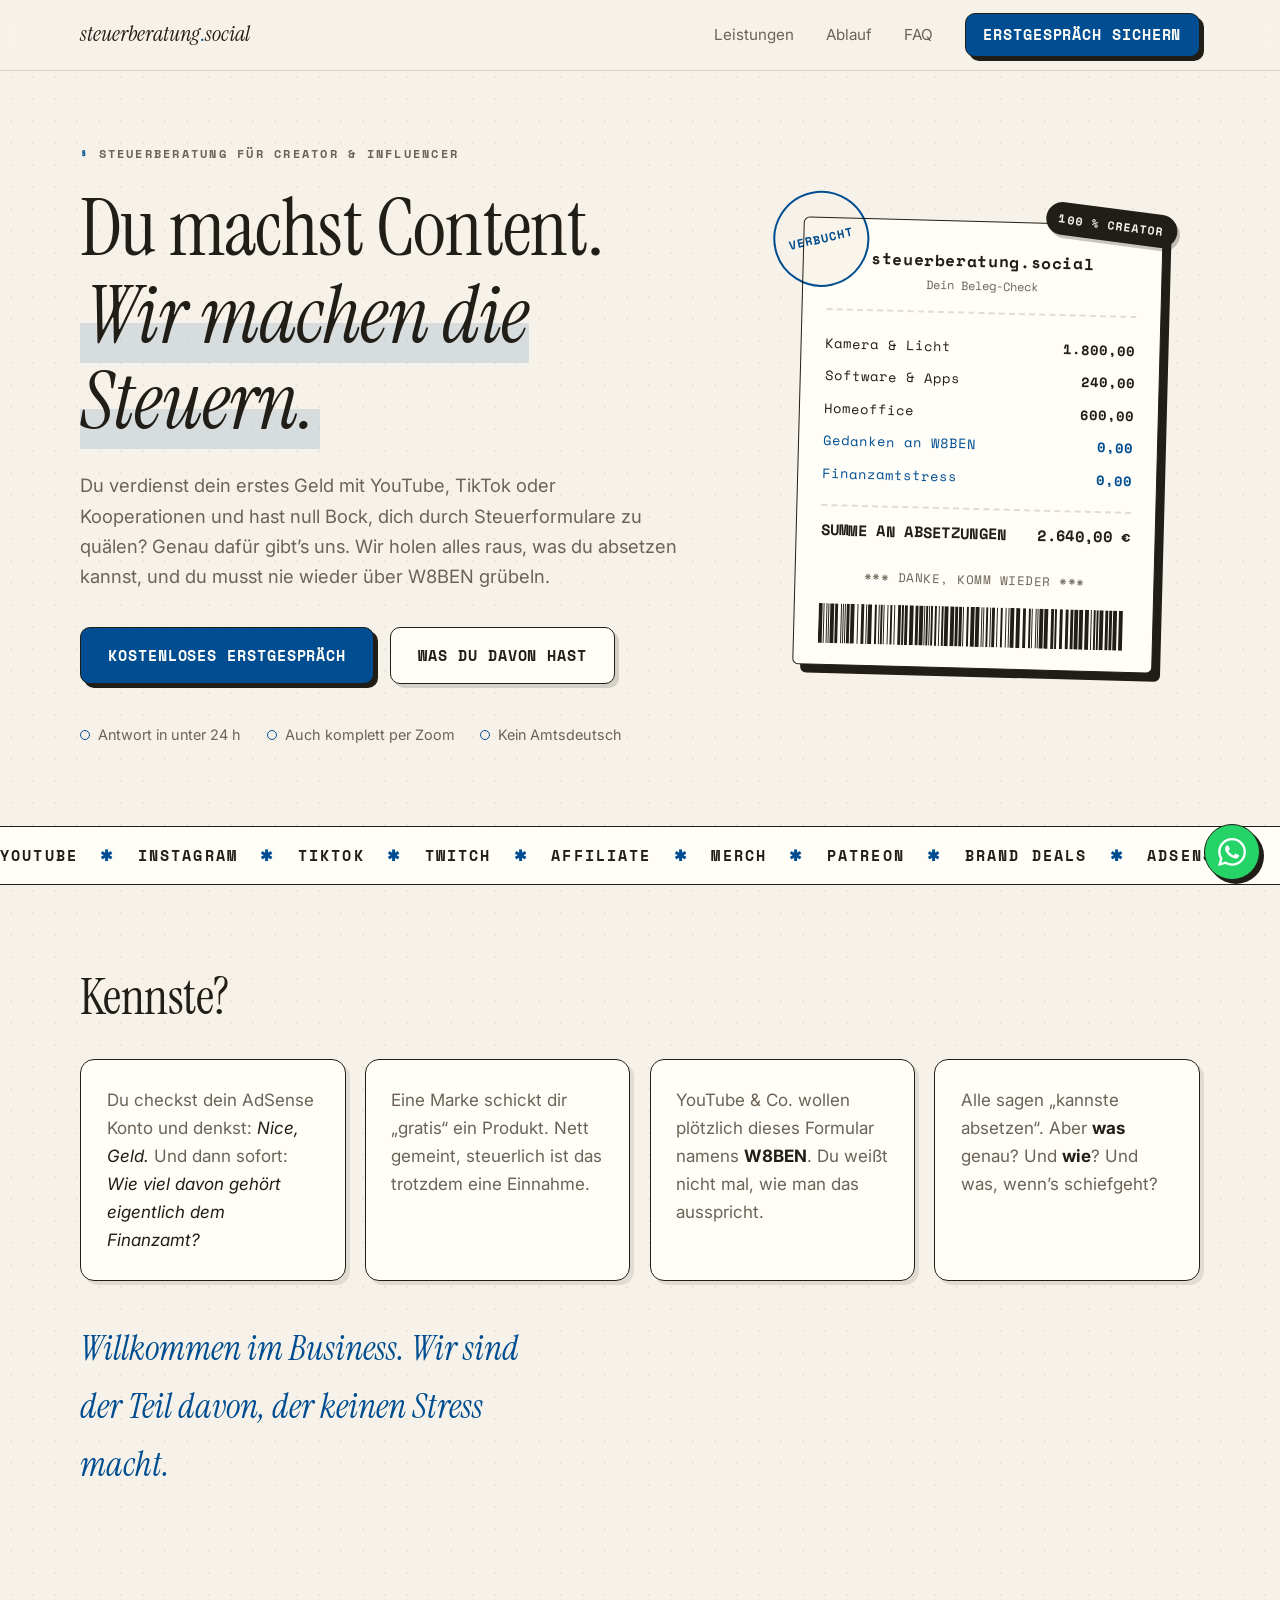
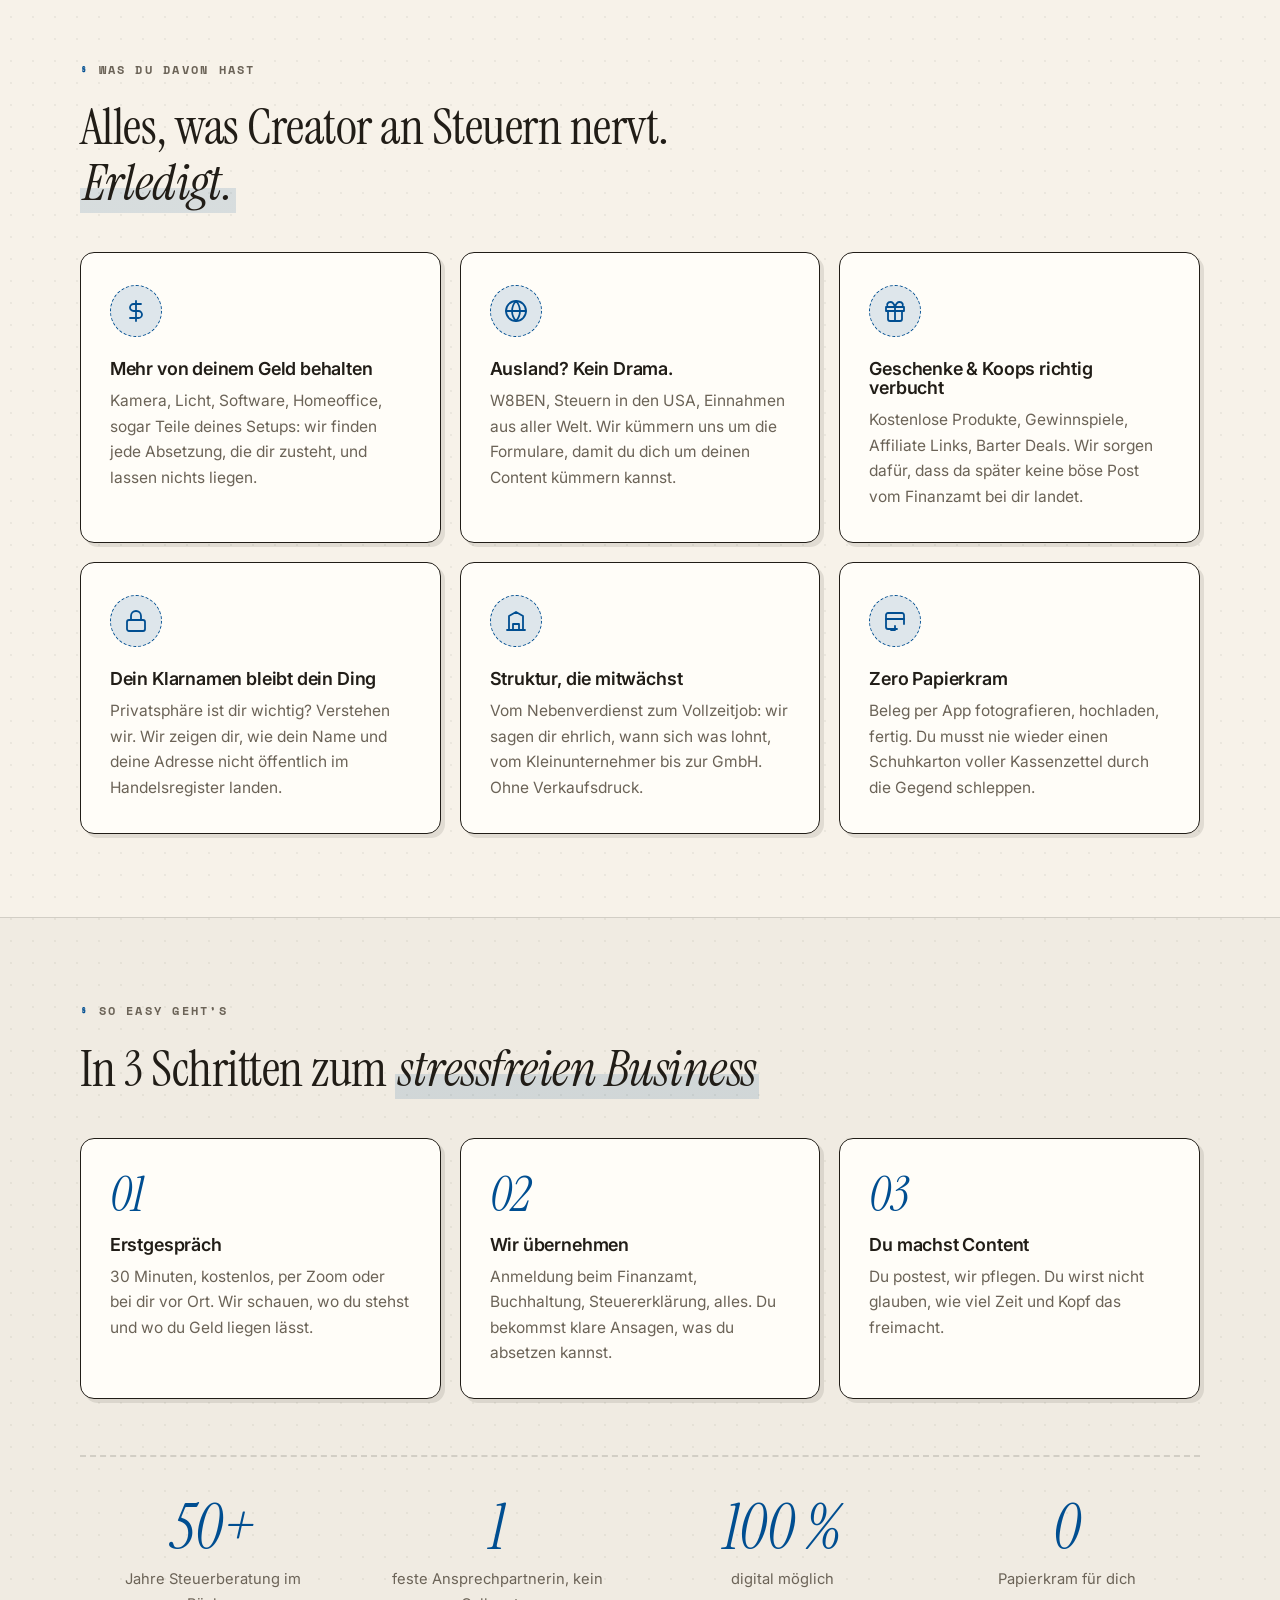
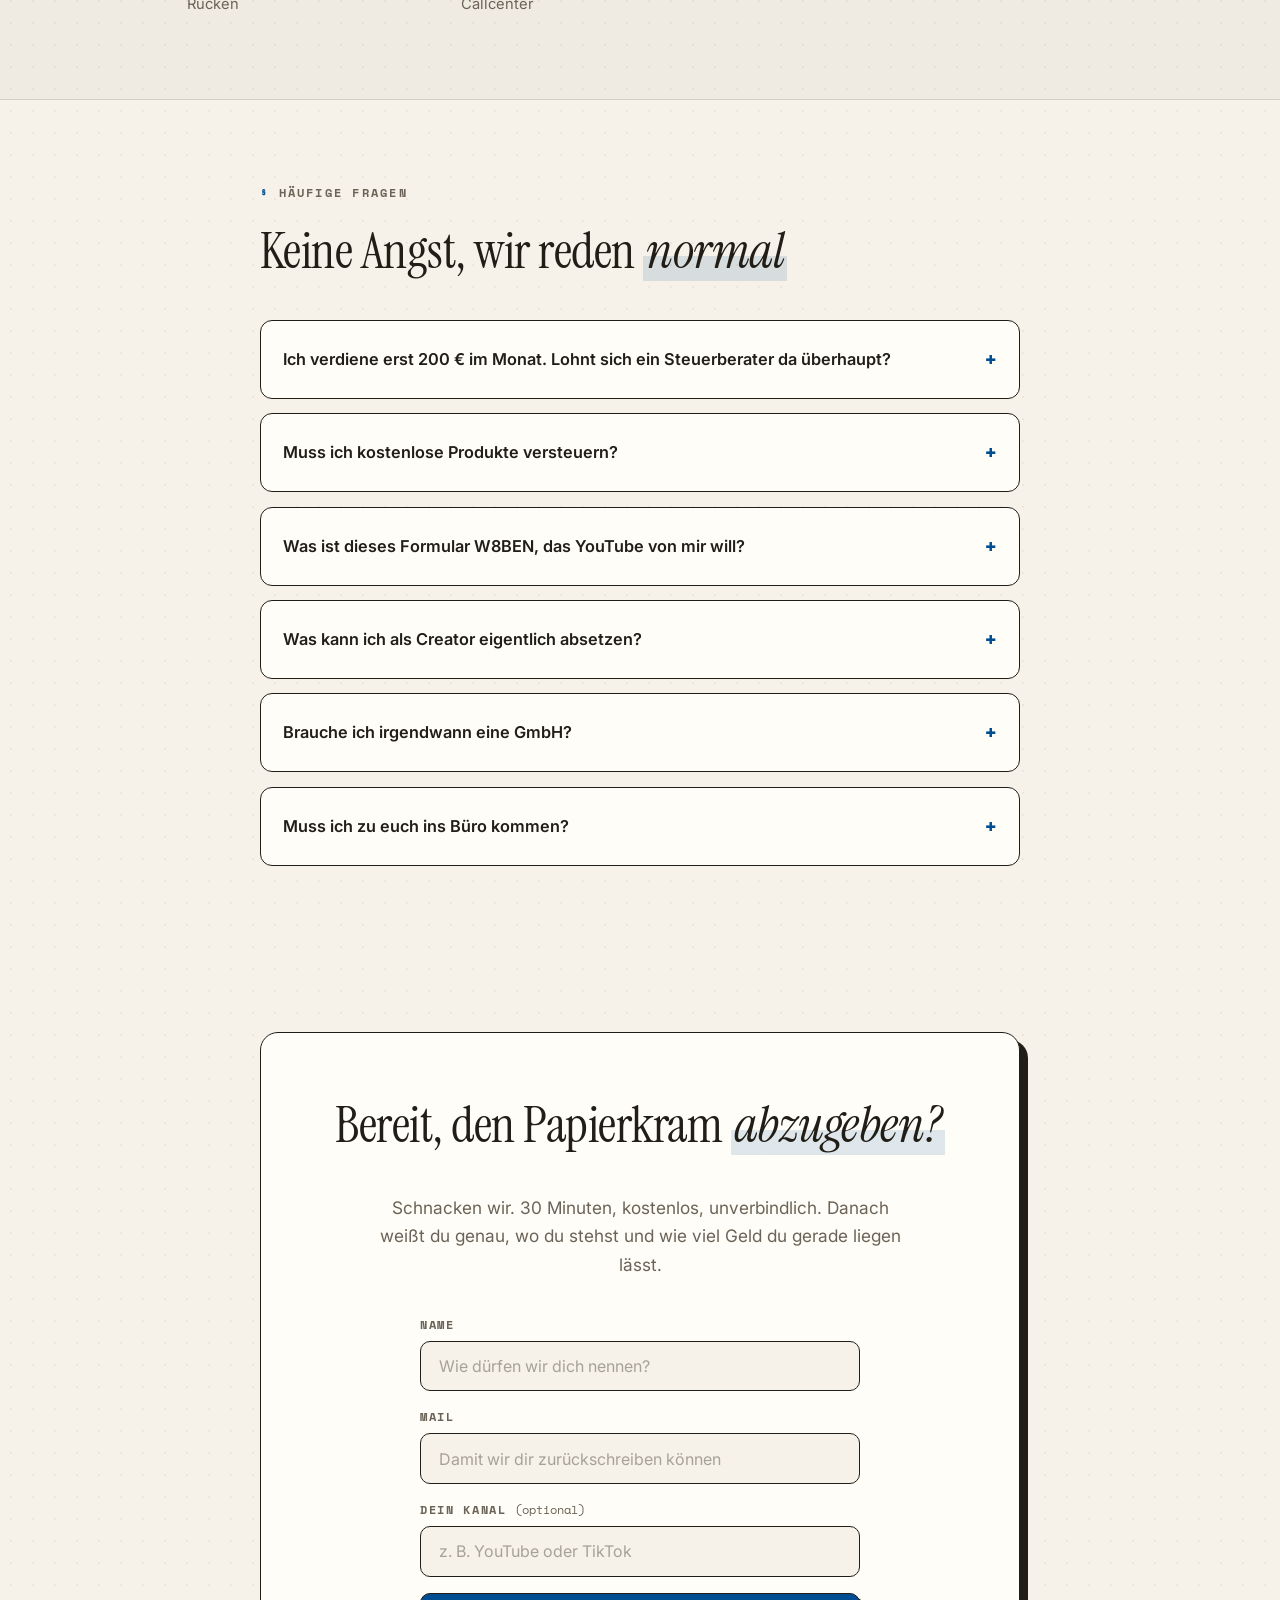
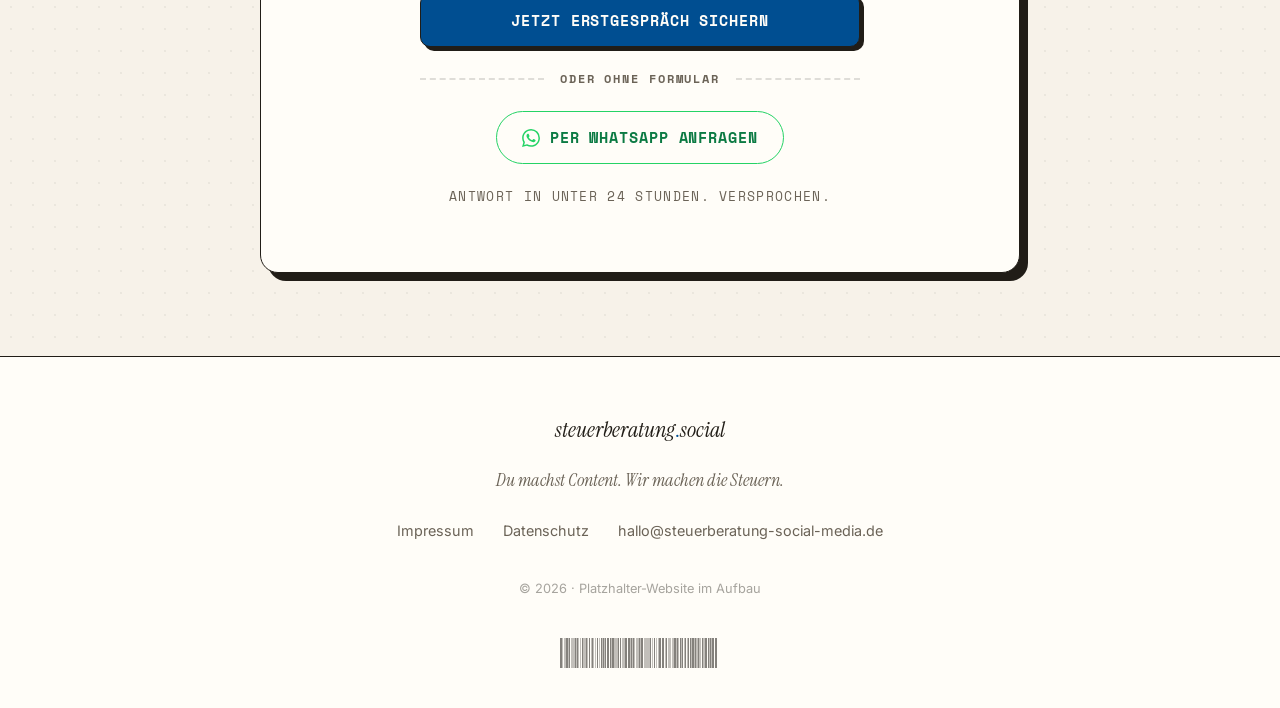
<file: index.html>
<!DOCTYPE html>
<html lang="de">
<head>
  <meta charset="UTF-8">
  <meta name="viewport" content="width=device-width, initial-scale=1.0">
  <title>Steuerberatung für Creator &amp; Influencer · steuerberatung.social</title>
  <meta name="description" content="Du machst Content, wir machen die Steuern. Steuerberatung für Influencer &amp; Creator: Absetzungen, W8BEN, Kooperationen, Geschenke. Digital und ohne Amtsdeutsch.">
  <link rel="icon" href="data:image/svg+xml,%3Csvg xmlns='http://www.w3.org/2000/svg' viewBox='0 0 64 64'%3E%3Crect width='64' height='64' rx='12' fill='%23004E91'/%3E%3Ctext x='32' y='43' font-family='Georgia,serif' font-style='italic' font-size='34' fill='%23F7F2E9' text-anchor='middle'%3Es.%3C/text%3E%3C/svg%3E">
  <link rel="preconnect" href="https://fonts.googleapis.com">
  <link rel="preconnect" href="https://fonts.gstatic.com" crossorigin>
  <link href="https://fonts.googleapis.com/css2?family=Instrument+Serif:ital@0;1&family=Inter:wght@400;500;600&family=Space+Mono:wght@400;700&display=swap" rel="stylesheet">
  <link rel="stylesheet" href="css/style.css">
</head>
<body>

  <!-- ============ NAV ============ -->
  <header class="nav" id="top">
    <div class="container nav__inner">
      <a class="nav__logo" href="#top">steuerberatung<span class="dot">.</span>social</a>
      <nav class="nav__links" id="navLinks">
        <a href="#leistungen">Leistungen</a>
        <a href="#ablauf">Ablauf</a>
        <a href="#faq">FAQ</a>
        <a href="#kontakt" class="btn btn--small btn--primary">Erstgespräch sichern</a>
      </nav>
      <button class="nav__burger" id="burger" aria-label="Menü öffnen" aria-expanded="false">
        <span></span><span></span><span></span>
      </button>
    </div>
  </header>

  <!-- ============ HERO ============ -->
  <section class="hero">
    <div class="container hero__grid">
      <div class="hero__text">
        <p class="eyebrow reveal">Steuerberatung für Creator &amp; Influencer</p>
        <h1 class="reveal" data-delay="1">Du machst Content.<br><em class="hl">Wir machen die Steuern.</em></h1>
        <p class="hero__sub reveal" data-delay="2">
          Du verdienst dein erstes Geld mit YouTube, TikTok oder Kooperationen und hast null Bock,
          dich durch Steuerformulare zu quälen? Genau dafür gibt’s uns. Wir holen alles raus, was du
          absetzen kannst, und du musst nie wieder über W8BEN grübeln.
        </p>
        <div class="hero__cta reveal" data-delay="3">
          <a href="#kontakt" class="btn btn--primary">Kostenloses Erstgespräch</a>
          <a href="#leistungen" class="btn btn--ghost">Was du davon hast</a>
        </div>
        <ul class="hero__trust reveal" data-delay="4">
          <li>Antwort in unter 24 h</li>
          <li>Auch komplett per Zoom</li>
          <li>Kein Amtsdeutsch</li>
        </ul>
      </div>

      <div class="hero__receipt reveal" data-delay="3">
        <div class="receipt">
          <div class="receipt__head">
            <strong>steuerberatung.social</strong>
            <span>Dein Beleg-Check</span>
          </div>
          <ul class="receipt__lines">
            <li><span>Kamera &amp; Licht</span><span>1.800,00</span></li>
            <li><span>Software &amp; Apps</span><span>240,00</span></li>
            <li><span>Homeoffice</span><span>600,00</span></li>
            <li class="is-free"><span>Gedanken an W8BEN</span><span>0,00</span></li>
            <li class="is-free"><span>Finanzamtstress</span><span>0,00</span></li>
          </ul>
          <div class="receipt__total">
            <span>SUMME AN ABSETZUNGEN</span>
            <span>2.640,00&nbsp;€</span>
          </div>
          <p class="receipt__thanks">*** DANKE, KOMM WIEDER ***</p>
          <svg class="barcode receipt__barcode" viewBox="0 0 320 64" preserveAspectRatio="none" aria-hidden="true"><path fill="currentColor" d="M0 0h4v64h-4zM5 0h1v64h-1zM8 0h1v64h-1zM10 0h1v64h-1zM12 0h4v64h-4zM17 0h3v64h-3zM23 0h1v64h-1zM25 0h1v64h-1zM27 0h1v64h-1zM29 0h3v64h-3zM33 0h4v64h-4zM40 0h1v64h-1zM44 0h3v64h-3zM49 0h1v64h-1zM51 0h4v64h-4zM58 0h2v64h-2zM62 0h1v64h-1zM64 0h2v64h-2zM67 0h1v64h-1zM71 0h1v64h-1zM74 0h2v64h-2zM78 0h1v64h-1zM82 0h3v64h-3zM86 0h2v64h-2zM89 0h3v64h-3zM94 0h4v64h-4zM100 0h3v64h-3zM104 0h4v64h-4zM109 0h1v64h-1zM111 0h2v64h-2zM114 0h1v64h-1zM116 0h2v64h-2zM120 0h2v64h-2zM124 0h1v64h-1zM127 0h2v64h-2zM130 0h4v64h-4zM136 0h4v64h-4zM141 0h3v64h-3zM145 0h3v64h-3zM149 0h1v64h-1zM153 0h2v64h-2zM157 0h4v64h-4zM162 0h4v64h-4zM168 0h1v64h-1zM170 0h1v64h-1zM173 0h2v64h-2zM177 0h1v64h-1zM179 0h3v64h-3zM184 0h1v64h-1zM188 0h2v64h-2zM193 0h1v64h-1zM196 0h1v64h-1zM198 0h4v64h-4zM204 0h4v64h-4zM211 0h3v64h-3zM217 0h2v64h-2zM220 0h1v64h-1zM224 0h1v64h-1zM226 0h1v64h-1zM228 0h4v64h-4zM233 0h4v64h-4zM240 0h3v64h-3zM244 0h2v64h-2zM249 0h3v64h-3zM255 0h3v64h-3zM260 0h3v64h-3zM264 0h4v64h-4zM269 0h4v64h-4zM275 0h4v64h-4zM281 0h1v64h-1zM284 0h2v64h-2zM287 0h2v64h-2zM290 0h4v64h-4zM296 0h3v64h-3zM300 0h3v64h-3zM304 0h4v64h-4zM310 0h4v64h-4z"/></svg>
        </div>
        <span class="receipt__stamp" aria-hidden="true">verbucht</span>
        <span class="sticker" aria-hidden="true">100&nbsp;% Creator</span>
      </div>
    </div>
  </section>

  <!-- ============ MARQUEE ============ -->
  <div class="marquee" aria-hidden="true">
    <div class="marquee__track">
      <div class="marquee__group">
        <span>YouTube</span><span>Instagram</span><span>TikTok</span><span>Twitch</span><span>Affiliate</span><span>Merch</span><span>Patreon</span><span>Brand Deals</span><span>AdSense</span><span>UGC</span>
      </div>
      <div class="marquee__group">
        <span>YouTube</span><span>Instagram</span><span>TikTok</span><span>Twitch</span><span>Affiliate</span><span>Merch</span><span>Patreon</span><span>Brand Deals</span><span>AdSense</span><span>UGC</span>
      </div>
    </div>
  </div>

  <!-- ============ PAIN ============ -->
  <section class="section pain">
    <div class="container">
      <h2 class="reveal">Kennste?</h2>
      <div class="pain__grid">
        <div class="pain__item reveal">
          <p>Du checkst dein AdSense Konto und denkst: <em>Nice, Geld.</em> Und dann sofort: <em>Wie viel davon gehört eigentlich dem Finanzamt?</em></p>
        </div>
        <div class="pain__item reveal" data-delay="1">
          <p>Eine Marke schickt dir „gratis“ ein Produkt. Nett gemeint, steuerlich ist das trotzdem eine Einnahme.</p>
        </div>
        <div class="pain__item reveal" data-delay="2">
          <p>YouTube &amp; Co. wollen plötzlich dieses Formular namens <strong>W8BEN</strong>. Du weißt nicht mal, wie man das ausspricht.</p>
        </div>
        <div class="pain__item reveal" data-delay="3">
          <p>Alle sagen „kannste absetzen“. Aber <strong>was</strong> genau? Und <strong>wie</strong>? Und was, wenn’s schiefgeht?</p>
        </div>
      </div>
      <p class="pain__punch reveal">Willkommen im Business. Wir sind der Teil davon, der keinen Stress macht.</p>
    </div>
  </section>

  <!-- ============ LEISTUNGEN ============ -->
  <section class="section" id="leistungen">
    <div class="container">
      <p class="eyebrow reveal">Was du davon hast</p>
      <h2 class="reveal">Alles, was Creator an Steuern nervt.<br><span class="grad">Erledigt.</span></h2>
      <div class="cards">
        <article class="card reveal">
          <div class="card__icon">
            <svg viewBox="0 0 24 24" fill="none" stroke="currentColor" stroke-width="1.8" stroke-linecap="round" stroke-linejoin="round"><path d="M12 2v20M17 5H9.5a3.5 3.5 0 0 0 0 7h5a3.5 3.5 0 0 1 0 7H6"/></svg>
          </div>
          <h3>Mehr von deinem Geld behalten</h3>
          <p>Kamera, Licht, Software, Homeoffice, sogar Teile deines Setups: wir finden jede Absetzung, die dir zusteht, und lassen nichts liegen.</p>
        </article>
        <article class="card reveal" data-delay="1">
          <div class="card__icon">
            <svg viewBox="0 0 24 24" fill="none" stroke="currentColor" stroke-width="1.8" stroke-linecap="round" stroke-linejoin="round"><circle cx="12" cy="12" r="10"/><path d="M2 12h20M12 2a15.3 15.3 0 0 1 4 10 15.3 15.3 0 0 1-4 10 15.3 15.3 0 0 1-4-10 15.3 15.3 0 0 1 4-10z"/></svg>
          </div>
          <h3>Ausland? Kein Drama.</h3>
          <p>W8BEN, Steuern in den USA, Einnahmen aus aller Welt. Wir kümmern uns um die Formulare, damit du dich um deinen Content kümmern kannst.</p>
        </article>
        <article class="card reveal" data-delay="2">
          <div class="card__icon">
            <svg viewBox="0 0 24 24" fill="none" stroke="currentColor" stroke-width="1.8" stroke-linecap="round" stroke-linejoin="round"><rect x="3" y="8" width="18" height="4"/><path d="M5 12v8a2 2 0 0 0 2 2h10a2 2 0 0 0 2-2v-8M12 8v13M12 8s-1.5-5-4.5-5S3 6 5 8h7zM12 8s1.5-5 4.5-5S21 6 19 8h-7z"/></svg>
          </div>
          <h3>Geschenke &amp; Koops richtig verbucht</h3>
          <p>Kostenlose Produkte, Gewinnspiele, Affiliate Links, Barter Deals. Wir sorgen dafür, dass da später keine böse Post vom Finanzamt bei dir landet.</p>
        </article>
        <article class="card reveal" data-delay="1">
          <div class="card__icon">
            <svg viewBox="0 0 24 24" fill="none" stroke="currentColor" stroke-width="1.8" stroke-linecap="round" stroke-linejoin="round"><rect x="3" y="11" width="18" height="11" rx="2"/><path d="M7 11V7a5 5 0 0 1 10 0v4"/></svg>
          </div>
          <h3>Dein Klarnamen bleibt dein Ding</h3>
          <p>Privatsphäre ist dir wichtig? Verstehen wir. Wir zeigen dir, wie dein Name und deine Adresse nicht öffentlich im Handelsregister landen.</p>
        </article>
        <article class="card reveal" data-delay="2">
          <div class="card__icon">
            <svg viewBox="0 0 24 24" fill="none" stroke="currentColor" stroke-width="1.8" stroke-linecap="round" stroke-linejoin="round"><path d="M3 21h18M5 21V7l7-4 7 4v14M9 21v-6h6v6"/></svg>
          </div>
          <h3>Struktur, die mitwächst</h3>
          <p>Vom Nebenverdienst zum Vollzeitjob: wir sagen dir ehrlich, wann sich was lohnt, vom Kleinunternehmer bis zur GmbH. Ohne Verkaufsdruck.</p>
        </article>
        <article class="card reveal" data-delay="3">
          <div class="card__icon">
            <svg viewBox="0 0 24 24" fill="none" stroke="currentColor" stroke-width="1.8" stroke-linecap="round" stroke-linejoin="round"><path d="M21 15V6a2 2 0 0 0-2-2H5a2 2 0 0 0-2 2v12a2 2 0 0 0 2 2h9"/><path d="M3 10h18M8 21h4M12 17v4"/></svg>
          </div>
          <h3>Zero Papierkram</h3>
          <p>Beleg per App fotografieren, hochladen, fertig. Du musst nie wieder einen Schuhkarton voller Kassenzettel durch die Gegend schleppen.</p>
        </article>
      </div>
    </div>
  </section>

  <!-- ============ ABLAUF ============ -->
  <section class="section section--alt" id="ablauf">
    <div class="container">
      <p class="eyebrow reveal">So easy geht’s</p>
      <h2 class="reveal">In 3 Schritten zum <span class="grad">stressfreien Business</span></h2>
      <div class="steps">
        <div class="step reveal">
          <span class="step__num">01</span>
          <h3>Erstgespräch</h3>
          <p>30 Minuten, kostenlos, per Zoom oder bei dir vor Ort. Wir schauen, wo du stehst und wo du Geld liegen lässt.</p>
        </div>
        <div class="step reveal" data-delay="1">
          <span class="step__num">02</span>
          <h3>Wir übernehmen</h3>
          <p>Anmeldung beim Finanzamt, Buchhaltung, Steuererklärung, alles. Du bekommst klare Ansagen, was du absetzen kannst.</p>
        </div>
        <div class="step reveal" data-delay="2">
          <span class="step__num">03</span>
          <h3>Du machst Content</h3>
          <p>Du postest, wir pflegen. Du wirst nicht glauben, wie viel Zeit und Kopf das freimacht.</p>
        </div>
      </div>
      <div class="stats reveal">
        <div class="stat"><span class="stat__num">50+</span><span class="stat__label">Jahre Steuerberatung im Rücken</span></div>
        <div class="stat"><span class="stat__num">1</span><span class="stat__label">feste Ansprechpartnerin, kein Callcenter</span></div>
        <div class="stat"><span class="stat__num">100&nbsp;%</span><span class="stat__label">digital möglich</span></div>
        <div class="stat"><span class="stat__num">0</span><span class="stat__label">Papierkram für dich</span></div>
      </div>
    </div>
  </section>

  <!-- ============ FAQ ============ -->
  <section class="section" id="faq">
    <div class="container container--narrow">
      <p class="eyebrow reveal">Häufige Fragen</p>
      <h2 class="reveal">Keine Angst, wir reden <span class="grad">normal</span></h2>
      <div class="faq">
        <details class="faq__item reveal">
          <summary>Ich verdiene erst 200&nbsp;€ im Monat. Lohnt sich ein Steuerberater da überhaupt?</summary>
          <div class="faq__answer"><p>Ehrlich? Wenn’s nur ums Geld geht: noch nicht zwingend. Aber genau JETZT legst du die Basis: was Einnahme ist, was du absetzt, wie du Belege sammelst. Die meisten zahlen später teuer für Fehler aus der Anfangszeit. Im kostenlosen Erstgespräch sagen wir dir, ob es sich für dich lohnt. Versprochen: kein Verkaufsdruck.</p></div>
        </details>
        <details class="faq__item reveal" data-delay="1">
          <summary>Muss ich kostenlose Produkte versteuern?</summary>
          <div class="faq__answer"><p>Kurze Antwort: Ja, oft. Was dir Marken schicken, ist steuerlich meist eine Einnahme, auch wenn kein Geld geflossen ist. Wie du das sauber verbuchst und welche Deals du so gestaltest, dass du drum herumkommst, ist genau unser Job.</p></div>
        </details>
        <details class="faq__item reveal" data-delay="2">
          <summary>Was ist dieses Formular W8BEN, das YouTube von mir will?</summary>
          <div class="faq__answer"><p>Ein Steuerformular aus den USA, damit dir dort nicht zu viel Steuern auf deine Einnahmen abgezogen werden. Klingt kompliziert, ist es auch, zumindest einmal. Danach erledigen wir das für dich. Du musst nie wieder dran denken.</p></div>
        </details>
        <details class="faq__item reveal" data-delay="3">
          <summary>Was kann ich als Creator eigentlich absetzen?</summary>
          <div class="faq__answer"><p>Mehr als du denkst: Kamera, Mikro, Licht, PC, Software, Handyvertrag, Homeoffice, Weiterbildungen, Fahrten zu Shootings, teils sogar Outfits und Reisen, wenn sie fürs Business sind. Wir sagen dir, was geht und legen es so an, dass es bei einer Prüfung standhält.</p></div>
        </details>
        <details class="faq__item reveal" data-delay="4">
          <summary>Brauche ich irgendwann eine GmbH?</summary>
          <div class="faq__answer"><p>Kommt drauf an. Ab einem bestimmten Gewinn spart eine GmbH richtig Steuern, davor ist sie nur teurer Verwaltungsaufwand. Wir rechnen das für dich durch und sagen dir ehrlich, wann der Zeitpunkt gekommen ist. Keine Panik, kein Overengineering.</p></div>
        </details>
        <details class="faq__item reveal" data-delay="5">
          <summary>Muss ich zu euch ins Büro kommen?</summary>
          <div class="faq__answer"><p>Nö. Alles läuft digital: Video Calls, App, Uploads. Wenn du persönlich reden willst, gerne, per Zoom oder bei einem Kaffee. Wie es dir am liebsten ist.</p></div>
        </details>
      </div>
    </div>
  </section>

  <!-- ============ CTA ============ -->
  <section class="section cta" id="kontakt">
    <div class="container container--narrow cta__inner">
      <h2 class="reveal">Bereit, den Papierkram <span class="grad">abzugeben?</span></h2>
      <p class="reveal" data-delay="1">Schnacken wir. 30 Minuten, kostenlos, unverbindlich. Danach weißt du genau, wo du stehst und wie viel Geld du gerade liegen lässt.</p>
      <form class="cta__form reveal" data-delay="2" action="#" method="post">
        <div class="field">
          <label for="f-name">Name</label>
          <input id="f-name" type="text" name="name" placeholder="Wie dürfen wir dich nennen?" required>
        </div>
        <div class="field">
          <label for="f-mail">Mail</label>
          <input id="f-mail" type="email" name="email" placeholder="Damit wir dir zurückschreiben können" required>
        </div>
        <div class="field">
          <label for="f-kanal">Dein Kanal <span>(optional)</span></label>
          <input id="f-kanal" type="text" name="kanal" placeholder="z. B. YouTube oder TikTok">
        </div>
        <button type="submit" class="btn btn--primary btn--full">Jetzt Erstgespräch sichern</button>
      </form>
      <div class="cta__divider reveal" data-delay="3"><span>oder ohne Formular</span></div>
      <!-- TODO: Platzhalter Nummer 4915112345678 durch echte Nummer ersetzen (international, ohne +, ohne Nullen vorne) -->
      <a class="btn btn--whatsapp reveal" data-delay="3" href="https://wa.me/4915112345678?text=Hi%2C%20ich%20w%C3%BCrde%20gerne%20ein%20kostenloses%20Erstgespr%C3%A4ch%20ausmachen.%20Es%20geht%20um%20Steuern%20f%C3%BCr%20meinen%20Kanal." target="_blank" rel="noopener">
        <svg viewBox="0 0 24 24" fill="currentColor" aria-hidden="true"><path d="M17.472 14.382c-.297-.149-1.758-.867-2.03-.967-.273-.099-.471-.148-.67.15-.197.297-.767.966-.94 1.164-.173.199-.347.223-.644.075-.297-.15-1.255-.463-2.39-1.475-.883-.788-1.48-1.761-1.653-2.059-.173-.297-.018-.458.13-.606.134-.133.298-.347.446-.52.149-.174.198-.298.298-.497.099-.198.05-.371-.025-.52-.075-.149-.669-1.612-.916-2.207-.242-.579-.487-.5-.669-.51-.173-.008-.371-.01-.57-.01-.198 0-.52.074-.792.372-.272.297-1.04 1.016-1.04 2.479 0 1.462 1.065 2.875 1.213 3.074.149.198 2.096 3.2 5.077 4.487.709.306 1.262.489 1.694.625.712.227 1.36.195 1.871.118.571-.085 1.758-.719 2.006-1.413.248-.694.248-1.289.173-1.413-.074-.124-.272-.198-.57-.347m-5.421 7.403h-.004a9.87 9.87 0 01-5.031-1.378l-.361-.214-3.741.982.998-3.648-.235-.374a9.86 9.86 0 01-1.51-5.26c.001-5.45 4.436-9.884 9.888-9.884 2.64 0 5.122 1.03 6.988 2.898a9.825 9.825 0 012.893 6.994c-.003 5.45-4.437 9.884-9.885 9.884m8.413-18.297A11.815 11.815 0 0012.05 0C5.495 0 .16 5.335.157 11.892c0 2.096.547 4.142 1.588 5.945L.057 24l6.305-1.654a11.882 11.882 0 005.683 1.448h.005c6.554 0 11.89-5.335 11.893-11.893a11.821 11.821 0 00-3.48-8.413"/></svg>
        Per WhatsApp anfragen
      </a>
      <p class="cta__micro reveal" data-delay="4">Antwort in unter 24 Stunden. Versprochen.</p>
    </div>
  </section>

  <!-- ============ FOOTER ============ -->
  <footer class="footer">
    <div class="container footer__inner">
      <a class="nav__logo" href="#top">steuerberatung<span class="dot">.</span>social</a>
      <p class="footer__tag">Du machst Content. Wir machen die Steuern.</p>
      <nav class="footer__links">
        <a href="impressum.html">Impressum</a>
        <a href="datenschutz.html">Datenschutz</a>
        <a href="mailto:hallo@steuerberatung-social-media.de">hallo@steuerberatung-social-media.de</a>
      </nav>
      <p class="footer__note">© 2026 · Platzhalter-Website im Aufbau</p>
      <svg class="barcode footer__barcode" viewBox="0 0 320 64" preserveAspectRatio="none" aria-hidden="true"><path fill="currentColor" d="M0 0h4v64h-4zM5 0h1v64h-1zM8 0h1v64h-1zM10 0h1v64h-1zM12 0h4v64h-4zM17 0h3v64h-3zM23 0h1v64h-1zM25 0h1v64h-1zM27 0h1v64h-1zM29 0h3v64h-3zM33 0h4v64h-4zM40 0h1v64h-1zM44 0h3v64h-3zM49 0h1v64h-1zM51 0h4v64h-4zM58 0h2v64h-2zM62 0h1v64h-1zM64 0h2v64h-2zM67 0h1v64h-1zM71 0h1v64h-1zM74 0h2v64h-2zM78 0h1v64h-1zM82 0h3v64h-3zM86 0h2v64h-2zM89 0h3v64h-3zM94 0h4v64h-4zM100 0h3v64h-3zM104 0h4v64h-4zM109 0h1v64h-1zM111 0h2v64h-2zM114 0h1v64h-1zM116 0h2v64h-2zM120 0h2v64h-2zM124 0h1v64h-1zM127 0h2v64h-2zM130 0h4v64h-4zM136 0h4v64h-4zM141 0h3v64h-3zM145 0h3v64h-3zM149 0h1v64h-1zM153 0h2v64h-2zM157 0h4v64h-4zM162 0h4v64h-4zM168 0h1v64h-1zM170 0h1v64h-1zM173 0h2v64h-2zM177 0h1v64h-1zM179 0h3v64h-3zM184 0h1v64h-1zM188 0h2v64h-2zM193 0h1v64h-1zM196 0h1v64h-1zM198 0h4v64h-4zM204 0h4v64h-4zM211 0h3v64h-3zM217 0h2v64h-2zM220 0h1v64h-1zM224 0h1v64h-1zM226 0h1v64h-1zM228 0h4v64h-4zM233 0h4v64h-4zM240 0h3v64h-3zM244 0h2v64h-2zM249 0h3v64h-3zM255 0h3v64h-3zM260 0h3v64h-3zM264 0h4v64h-4zM269 0h4v64h-4zM275 0h4v64h-4zM281 0h1v64h-1zM284 0h2v64h-2zM287 0h2v64h-2zM290 0h4v64h-4zM296 0h3v64h-3zM300 0h3v64h-3zM304 0h4v64h-4zM310 0h4v64h-4z"/></svg>
    </div>
  </footer>

  <!-- Floating WhatsApp Button -->
  <!-- TODO: hier ebenfalls echte Nummer eintragen -->
  <a class="wa-float" href="https://wa.me/4915112345678?text=Hi%2C%20ich%20w%C3%BCrde%20gerne%20ein%20kostenloses%20Erstgespr%C3%A4ch%20ausmachen.%20Es%20geht%20um%20Steuern%20f%C3%BCr%20meinen%20Kanal." target="_blank" rel="noopener" aria-label="Per WhatsApp schreiben">
    <svg viewBox="0 0 24 24" fill="currentColor" aria-hidden="true"><path d="M17.472 14.382c-.297-.149-1.758-.867-2.03-.967-.273-.099-.471-.148-.67.15-.197.297-.767.966-.94 1.164-.173.199-.347.223-.644.075-.297-.15-1.255-.463-2.39-1.475-.883-.788-1.48-1.761-1.653-2.059-.173-.297-.018-.458.13-.606.134-.133.298-.347.446-.52.149-.174.198-.298.298-.497.099-.198.05-.371-.025-.52-.075-.149-.669-1.612-.916-2.207-.242-.579-.487-.5-.669-.51-.173-.008-.371-.01-.57-.01-.198 0-.52.074-.792.372-.272.297-1.04 1.016-1.04 2.479 0 1.462 1.065 2.875 1.213 3.074.149.198 2.096 3.2 5.077 4.487.709.306 1.262.489 1.694.625.712.227 1.36.195 1.871.118.571-.085 1.758-.719 2.006-1.413.248-.694.248-1.289.173-1.413-.074-.124-.272-.198-.57-.347m-5.421 7.403h-.004a9.87 9.87 0 01-5.031-1.378l-.361-.214-3.741.982.998-3.648-.235-.374a9.86 9.86 0 01-1.51-5.26c.001-5.45 4.436-9.884 9.888-9.884 2.64 0 5.122 1.03 6.988 2.898a9.825 9.825 0 012.893 6.994c-.003 5.45-4.437 9.884-9.885 9.884m8.413-18.297A11.815 11.815 0 0012.05 0C5.495 0 .16 5.335.157 11.892c0 2.096.547 4.142 1.588 5.945L.057 24l6.305-1.654a11.882 11.882 0 005.683 1.448h.005c6.554 0 11.89-5.335 11.893-11.893a11.821 11.821 0 00-3.48-8.413"/></svg>
  </a>

  <script src="js/main.js"></script>
</body>
</html>
</file>
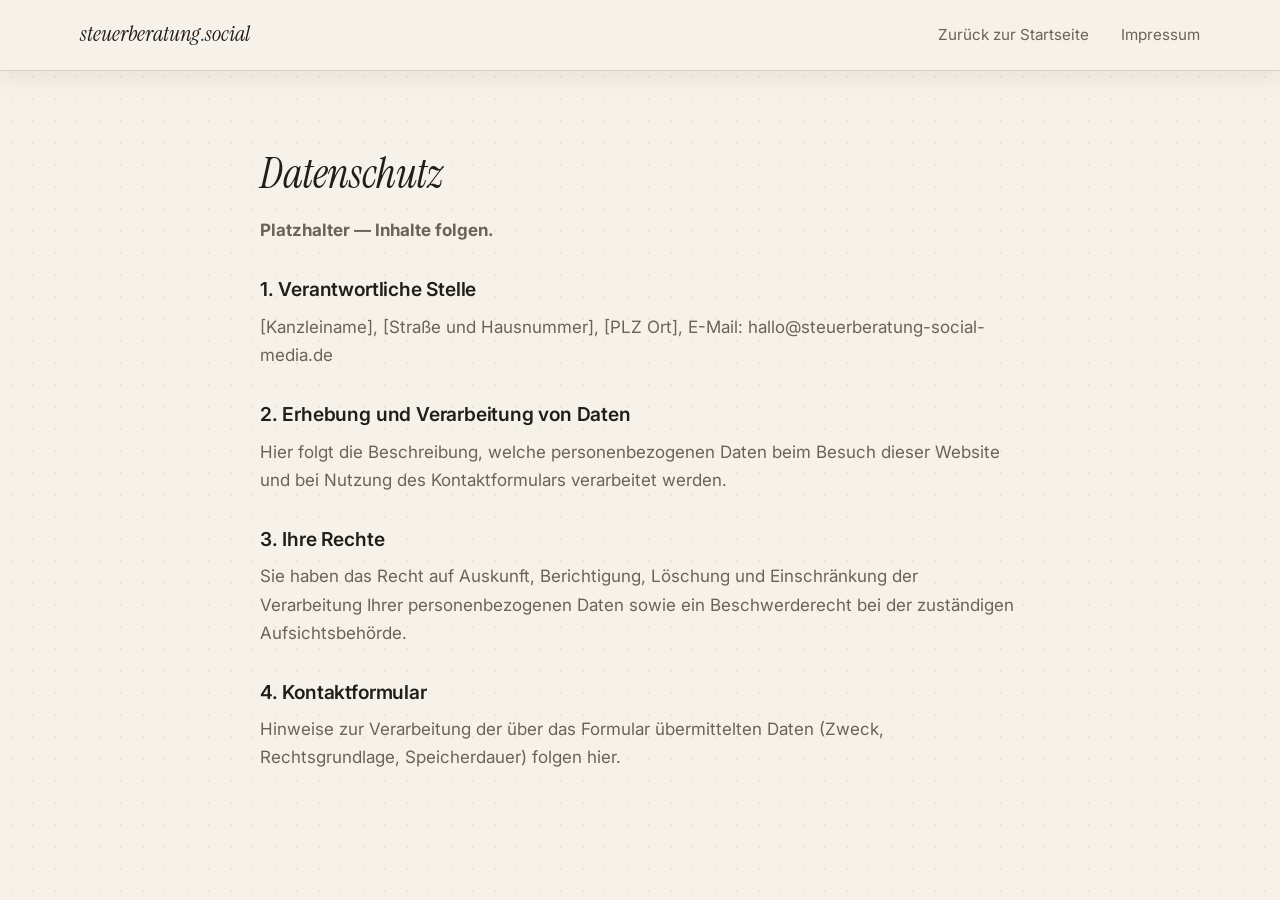
<file: datenschutz.html>
<!DOCTYPE html>
<html lang="de">
<head>
  <meta charset="UTF-8">
  <meta name="viewport" content="width=device-width, initial-scale=1.0">
  <title>Datenschutz — steuerberatung.social</title>
  <meta name="description" content="Datenschutzerklärung.">
  <link rel="preconnect" href="https://fonts.googleapis.com">
  <link rel="preconnect" href="https://fonts.gstatic.com" crossorigin>
  <link href="https://fonts.googleapis.com/css2?family=Instrument+Serif:ital@0;1&family=Inter:wght@400;500;600&family=Space+Mono:wght@400;700&display=swap" rel="stylesheet">
  <link rel="stylesheet" href="css/style.css">
</head>
<body class="legal">

  <header class="nav scrolled">
    <div class="container nav__inner">
      <a class="nav__logo" href="index.html">steuerberatung<span class="dot">.</span>social</a>
      <nav class="nav__links">
        <a href="index.html">Zurück zur Startseite</a>
        <a href="impressum.html">Impressum</a>
      </nav>
    </div>
  </header>

  <main class="container container--narrow">
    <h1>Datenschutz</h1>
    <p><strong>Platzhalter — Inhalte folgen.</strong></p>

    <h2>1. Verantwortliche Stelle</h2>
    <p>[Kanzleiname], [Straße und Hausnummer], [PLZ Ort], E-Mail: hallo@steuerberatung-social-media.de</p>

    <h2>2. Erhebung und Verarbeitung von Daten</h2>
    <p>Hier folgt die Beschreibung, welche personenbezogenen Daten beim Besuch dieser Website und bei Nutzung des Kontaktformulars verarbeitet werden.</p>

    <h2>3. Ihre Rechte</h2>
    <p>Sie haben das Recht auf Auskunft, Berichtigung, Löschung und Einschränkung der Verarbeitung Ihrer personenbezogenen Daten sowie ein Beschwerderecht bei der zuständigen Aufsichtsbehörde.</p>

    <h2>4. Kontaktformular</h2>
    <p>Hinweise zur Verarbeitung der über das Formular übermittelten Daten (Zweck, Rechtsgrundlage, Speicherdauer) folgen hier.</p>
  </main>

</body>
</html>
</file>
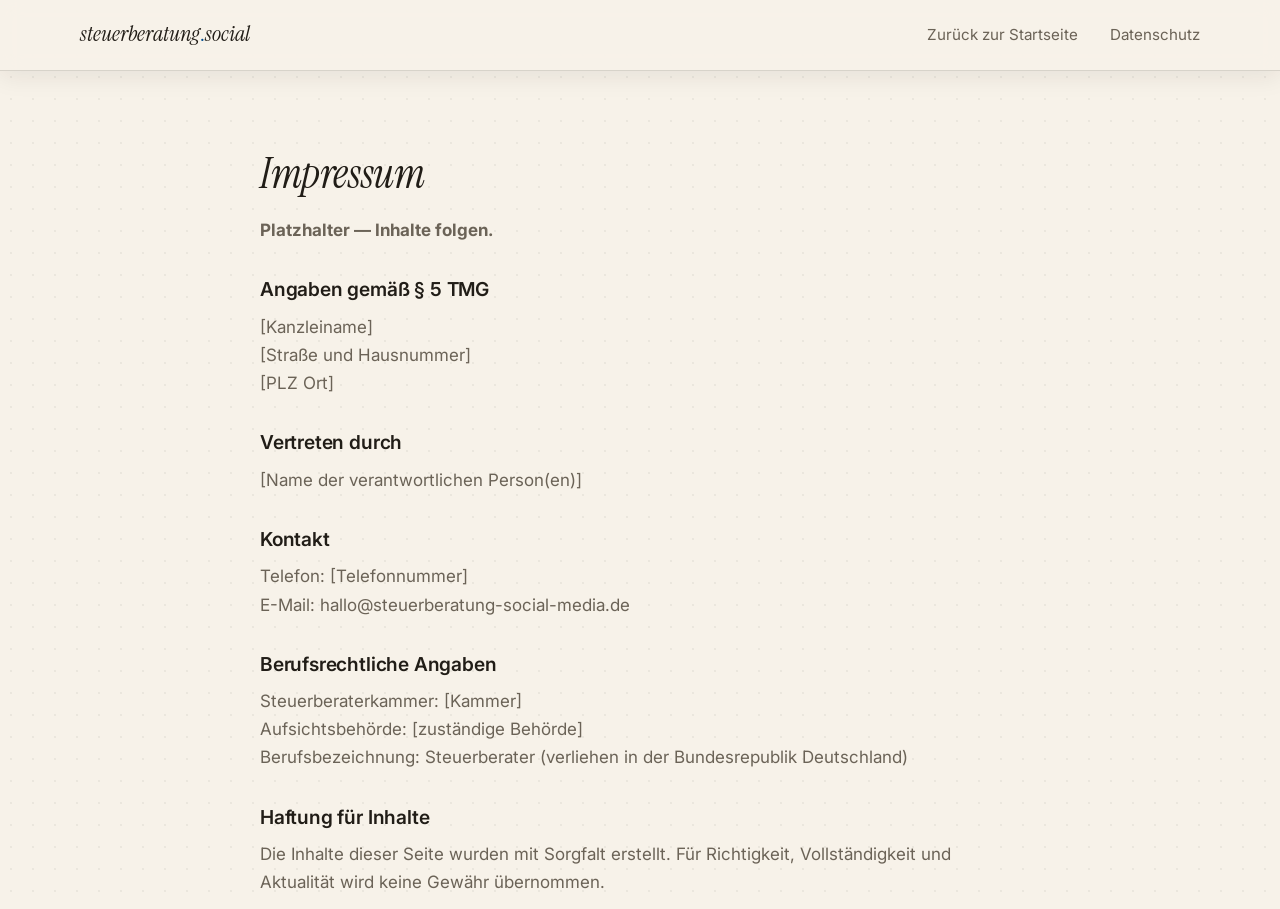
<file: impressum.html>
<!DOCTYPE html>
<html lang="de">
<head>
  <meta charset="UTF-8">
  <meta name="viewport" content="width=device-width, initial-scale=1.0">
  <title>Impressum — steuerberatung.social</title>
  <meta name="description" content="Impressum der Kanzlei.">
  <link rel="preconnect" href="https://fonts.googleapis.com">
  <link rel="preconnect" href="https://fonts.gstatic.com" crossorigin>
  <link href="https://fonts.googleapis.com/css2?family=Instrument+Serif:ital@0;1&family=Inter:wght@400;500;600&family=Space+Mono:wght@400;700&display=swap" rel="stylesheet">
  <link rel="stylesheet" href="css/style.css">
</head>
<body class="legal">

  <header class="nav scrolled">
    <div class="container nav__inner">
      <a class="nav__logo" href="index.html">steuerberatung<span class="dot">.</span>social</a>
      <nav class="nav__links">
        <a href="index.html">Zurück zur Startseite</a>
        <a href="datenschutz.html">Datenschutz</a>
      </nav>
    </div>
  </header>

  <main class="container container--narrow">
    <h1>Impressum</h1>
    <p><strong>Platzhalter — Inhalte folgen.</strong></p>

    <h2>Angaben gemäß § 5 TMG</h2>
    <p>
      [Kanzleiname]<br>
      [Straße und Hausnummer]<br>
      [PLZ Ort]
    </p>

    <h2>Vertreten durch</h2>
    <p>[Name der verantwortlichen Person(en)]</p>

    <h2>Kontakt</h2>
    <p>
      Telefon: [Telefonnummer]<br>
      E-Mail: hallo@steuerberatung-social-media.de
    </p>

    <h2>Berufsrechtliche Angaben</h2>
    <p>
      Steuerberaterkammer: [Kammer]<br>
      Aufsichtsbehörde: [zuständige Behörde]<br>
      Berufsbezeichnung: Steuerberater (verliehen in der Bundesrepublik Deutschland)
    </p>

    <h2>Haftung für Inhalte</h2>
    <p>Die Inhalte dieser Seite wurden mit Sorgfalt erstellt. Für Richtigkeit, Vollständigkeit und Aktualität wird keine Gewähr übernommen.</p>
  </main>

</body>
</html>
</file>
<file: css/style.css>
/* ============================================================
   steuerberatung.social — Papier- & Beleg-Look
   Helles Papier, Tusche, Kanzleiblau (#004E91). Keine Glows.
   ============================================================ */

:root {
  --paper: #f7f2e9;
  --card: #fffdf8;
  --ink: #211d17;
  --ink-soft: rgba(33, 29, 23, 0.14);
  --ink-dim: #6b6357;
  --blue: #004e91;
  --blue-soft: rgba(0, 78, 145, 0.13);
  --wa: #25d366;
  --wa-dark: #0b7a43;
  --radius: 14px;
  --font-display: "Instrument Serif", Georgia, serif;
  --font-body: "Inter", system-ui, sans-serif;
  --font-mono: "Space Mono", ui-monospace, monospace;
}

* { margin: 0; padding: 0; box-sizing: border-box; }

html { scroll-behavior: smooth; }

body {
  background-color: var(--paper);
  /* Dezentes Punktraster wie in Rechenpapier */
  background-image: radial-gradient(rgba(33, 29, 23, 0.055) 1px, transparent 1.2px);
  background-size: 22px 22px;
  color: var(--ink);
  font-family: var(--font-body);
  font-size: 1.0625rem;
  line-height: 1.65;
  -webkit-font-smoothing: antialiased;
  overflow-x: hidden;
}

::selection { background: var(--blue); color: var(--paper); }

h1, h2, h3 {
  font-family: var(--font-display);
  font-weight: 400;
  line-height: 1.08;
  letter-spacing: -0.01em;
}

img, svg { display: block; }
a { color: inherit; }

.container {
  width: min(1120px, 92%);
  margin-inline: auto;
}

.container--narrow {
  width: min(760px, 92%);
}

.section {
  padding: clamp(3.25rem, 6.5vw, 5.5rem) 0;
  position: relative;
}

.section--alt {
  background: rgba(33, 29, 23, 0.03);
  border-block: 1px solid var(--ink-soft);
}

/* ---------- Typo-Details ---------- */

.eyebrow {
  font-family: var(--font-mono);
  font-size: 0.78rem;
  font-weight: 700;
  text-transform: uppercase;
  letter-spacing: 0.18em;
  color: var(--ink-dim);
  margin-bottom: 1.2rem;
}

.eyebrow::before {
  content: "§ ";
  color: var(--blue);
}

h2 {
  font-size: clamp(2.1rem, 4.6vw, 3.2rem);
  margin-bottom: 2.6rem;
}

/* Marker-Highlight statt Verlaufstext */
.grad, .hl {
  font-style: italic;
  background: linear-gradient(transparent 58%, var(--blue-soft) 58%, var(--blue-soft) 96%, transparent 96%);
  color: inherit;
  padding-inline: 0.06em;
}

/* ---------- Buttons: Pressedruck ---------- */

.btn {
  display: inline-flex;
  align-items: center;
  justify-content: center;
  font-family: var(--font-mono);
  font-weight: 700;
  font-size: 0.95rem;
  text-transform: uppercase;
  letter-spacing: 0.06em;
  text-decoration: none;
  padding: 0.95rem 1.7rem;
  border-radius: 10px;
  border: 1.5px solid var(--ink);
  cursor: pointer;
  transition: transform 0.15s ease, box-shadow 0.15s ease, background 0.15s ease;
  white-space: nowrap;
}

.btn svg {
  width: 18px;
  height: 18px;
  margin-right: 0.6rem;
  flex-shrink: 0;
}

.btn--primary {
  background: var(--blue);
  color: #fffdf8;
  box-shadow: 4px 4px 0 var(--ink);
}

.btn--primary:hover {
  transform: translate(-2px, -2px);
  box-shadow: 6px 6px 0 var(--ink);
}

.btn--primary:active {
  transform: translate(2px, 2px);
  box-shadow: 1px 1px 0 var(--ink);
}

.btn--ghost {
  background: var(--card);
  color: var(--ink);
  box-shadow: 4px 4px 0 rgba(33, 29, 23, 0.16);
}

.btn--ghost:hover {
  transform: translate(-2px, -2px);
  box-shadow: 6px 6px 0 rgba(33, 29, 23, 0.22);
}

/* Dezente Pill-Variante für WhatsApp (Alternative zum Formular) */
.btn--whatsapp {
  background: var(--card);
  border-color: var(--wa);
  color: var(--wa-dark);
  border-radius: 999px;
  box-shadow: none;
  padding: 0.8rem 1.6rem;
}

.btn--whatsapp svg { color: var(--wa); }

.btn--whatsapp:hover {
  background: rgba(37, 211, 102, 0.12);
  transform: translateY(-1px);
}

.btn--whatsapp:active { transform: none; }

.btn--small { padding: 0.55rem 1.1rem; font-size: 0.82rem; }
.btn--full { width: 100%; }

:focus-visible {
  outline: 2px dashed var(--blue);
  outline-offset: 3px;
}

/* ---------- Nav ---------- */

.nav {
  position: fixed;
  inset: 0 0 auto 0;
  z-index: 100;
  background: rgba(247, 242, 233, 0.88);
  backdrop-filter: blur(10px);
  -webkit-backdrop-filter: blur(10px);
  border-bottom: 1px solid var(--ink-soft);
}

.nav.scrolled { box-shadow: 0 6px 24px rgba(33, 29, 23, 0.08); }

.nav__inner {
  display: flex;
  align-items: center;
  justify-content: space-between;
  height: 70px;
}

.nav__logo {
  font-family: var(--font-display);
  font-style: italic;
  font-weight: 400;
  font-size: 1.35rem;
  text-decoration: none;
}

.nav__logo .dot { color: var(--blue); font-style: normal; }

.nav__links {
  display: flex;
  align-items: center;
  gap: 2rem;
}

.nav__links a {
  text-decoration: none;
  color: var(--ink-dim);
  font-size: 0.95rem;
  transition: color 0.2s ease;
}

.nav__links a:hover { color: var(--ink); }

.nav__links a.btn,
.nav__links a.btn:hover {
  color: #fffdf8;
  text-decoration: none;
}

.nav__burger {
  display: none;
  flex-direction: column;
  gap: 5px;
  background: none;
  border: 0;
  cursor: pointer;
  padding: 8px;
}

.nav__burger span {
  width: 24px;
  height: 2px;
  background: var(--ink);
  border-radius: 2px;
  transition: transform 0.3s ease, opacity 0.3s ease;
}

.nav__burger.open span:nth-child(1) { transform: translateY(7px) rotate(45deg); }
.nav__burger.open span:nth-child(2) { opacity: 0; }
.nav__burger.open span:nth-child(3) { transform: translateY(-7px) rotate(-45deg); }

/* ---------- Hero ---------- */

.hero {
  padding: 9rem 0 5rem;
}

.hero__grid {
  display: grid;
  grid-template-columns: 1.15fr 0.85fr;
  gap: clamp(2.5rem, 6vw, 5rem);
  align-items: center;
}

.hero h1 {
  font-size: clamp(2.9rem, 6.6vw, 5rem);
  margin: 1.3rem 0 1.6rem;
}

.hero__sub {
  max-width: 54ch;
  color: var(--ink-dim);
  font-size: clamp(1.02rem, 1.8vw, 1.15rem);
  margin-bottom: 2.2rem;
}

.hero__cta {
  display: flex;
  flex-wrap: wrap;
  gap: 1rem;
  margin-bottom: 2.4rem;
}

.hero__trust {
  display: flex;
  flex-wrap: wrap;
  gap: 0.6rem 1.6rem;
  list-style: none;
  color: var(--ink-dim);
  font-size: 0.9rem;
}

.hero__trust li {
  display: flex;
  align-items: center;
  gap: 0.5rem;
}

.hero__trust li::before {
  content: "";
  width: 8px;
  height: 8px;
  border-radius: 50%;
  border: 1.5px solid var(--blue);
  flex-shrink: 0;
}

/* ---------- Kassenbon ---------- */

.hero__receipt {
  position: relative;
  justify-self: center;
  width: min(360px, 100%);
  transform: rotate(1.5deg);
}

.receipt {
  background: var(--card);
  border: 1.5px solid var(--ink);
  border-radius: 6px;
  box-shadow: 8px 8px 0 var(--ink);
  padding: 1.6rem 1.5rem 1.3rem;
  font-family: var(--font-mono);
  font-size: 0.85rem;
  color: var(--ink);
}

.receipt__head {
  text-align: center;
  padding-bottom: 1rem;
  border-bottom: 2px dashed var(--ink-soft);
  margin-bottom: 1rem;
}

.receipt__head strong {
  display: block;
  font-size: 1rem;
  letter-spacing: 0.04em;
}

.receipt__head span {
  color: var(--ink-dim);
  font-size: 0.75rem;
}

.receipt__lines {
  list-style: none;
}

.receipt__lines li {
  display: flex;
  justify-content: space-between;
  gap: 1rem;
  padding: 0.32rem 0;
}

.receipt__lines li span:last-child { font-weight: 700; }

.receipt__lines .is-free span { color: var(--blue); }

.receipt__total {
  display: flex;
  justify-content: space-between;
  gap: 1rem;
  margin-top: 0.9rem;
  padding: 0.7rem 0 0.6rem;
  border-top: 2px dashed var(--ink-soft);
  font-weight: 700;
  font-size: 0.95rem;
  letter-spacing: 0.02em;
}

.receipt__thanks {
  text-align: center;
  font-size: 0.78rem;
  color: var(--ink-dim);
  letter-spacing: 0.12em;
  margin: 0.9rem 0 1rem;
}

/* Barcode als SVG, keine Gradient-Artefakte */
.barcode {
  display: block;
  color: var(--ink);
}

.receipt__barcode {
  width: 100%;
  height: 40px;
}

/* Stempel oben links auf die Bon-Ecke */
.receipt__stamp {
  position: absolute;
  top: -26px;
  left: -30px;
  width: 96px;
  height: 96px;
  border: 2.5px solid var(--blue);
  border-radius: 50%;
  color: var(--blue);
  font-family: var(--font-mono);
  font-weight: 700;
  font-size: 0.74rem;
  text-transform: uppercase;
  letter-spacing: 0.1em;
  text-align: center;
  display: grid;
  place-items: center;
  transform: rotate(-14deg);
  background: rgba(247, 242, 233, 0.6);
  mix-blend-mode: multiply;
  pointer-events: none;
}

/* Sticker oben rechts */
.sticker {
  position: absolute;
  top: -16px;
  right: -14px;
  background: var(--ink);
  color: var(--paper);
  font-family: var(--font-mono);
  font-weight: 700;
  font-size: 0.72rem;
  text-transform: uppercase;
  letter-spacing: 0.1em;
  padding: 0.45rem 0.8rem;
  border-radius: 999px;
  transform: rotate(6deg);
  box-shadow: 3px 3px 0 rgba(33, 29, 23, 0.25);
}

/* ---------- Marquee ---------- */

.marquee {
  border-block: 1.5px solid var(--ink);
  padding: 1rem 0;
  overflow: hidden;
  background: var(--card);
}

.marquee__track {
  display: flex;
  width: max-content;
  will-change: transform;
  animation: scroll 32s linear infinite;
}

.marquee__group {
  display: flex;
  align-items: center;
  flex-shrink: 0;
}

.marquee__track span {
  font-family: var(--font-mono);
  font-weight: 700;
  font-size: 0.95rem;
  text-transform: uppercase;
  letter-spacing: 0.14em;
  color: var(--ink);
  white-space: nowrap;
}

.marquee__track span::after {
  content: "✱";
  color: var(--blue);
  margin: 0 1.4rem;
}

@keyframes scroll {
  to { transform: translateX(-50%); }
}

/* ---------- Pain ---------- */

.pain h2 { margin-bottom: 2.2rem; }

.pain__grid {
  display: grid;
  grid-template-columns: repeat(auto-fit, minmax(260px, 1fr));
  gap: 1.2rem;
}

.pain__item {
  background: var(--card);
  border: 1.5px solid var(--ink);
  border-radius: var(--radius);
  padding: 1.6rem;
  box-shadow: 4px 4px 0 rgba(33, 29, 23, 0.1);
  transition: transform 0.2s ease, box-shadow 0.2s ease;
}

.pain__item:hover {
  transform: translate(-3px, -3px);
  box-shadow: 7px 7px 0 rgba(33, 29, 23, 0.16);
}

.pain__item p { color: var(--ink-dim); }
.pain__item em { color: var(--ink); font-style: italic; }
.pain__item strong { color: var(--ink); }

.pain__punch {
  margin-top: 2.4rem;
  font-family: var(--font-display);
  font-style: italic;
  font-size: clamp(1.5rem, 3.4vw, 2.2rem);
  max-width: 30ch;
  color: var(--blue);
}

/* ---------- Cards (Leistungen) ---------- */

.cards {
  display: grid;
  grid-template-columns: repeat(auto-fit, minmax(300px, 1fr));
  gap: 1.2rem;
}

.card {
  background: var(--card);
  border: 1.5px solid var(--ink);
  border-radius: var(--radius);
  padding: 2rem 1.8rem;
  box-shadow: 4px 4px 0 rgba(33, 29, 23, 0.1);
  transition: transform 0.2s ease, box-shadow 0.2s ease;
}

.card:hover {
  transform: translate(-3px, -3px);
  box-shadow: 7px 7px 0 rgba(0, 78, 145, 0.35);
}

.card__icon {
  width: 52px;
  height: 52px;
  border-radius: 50%;
  display: grid;
  place-items: center;
  background: var(--blue-soft);
  border: 1.5px dashed var(--blue);
  margin-bottom: 1.4rem;
}

.card__icon svg { width: 24px; height: 24px; color: var(--blue); }

.card h3 {
  font-family: var(--font-body);
  font-weight: 600;
  font-size: 1.12rem;
  letter-spacing: -0.01em;
  margin-bottom: 0.6rem;
}

.card p { color: var(--ink-dim); font-size: 0.97rem; }

/* ---------- Steps ---------- */

.steps {
  display: grid;
  grid-template-columns: repeat(auto-fit, minmax(260px, 1fr));
  gap: 1.2rem;
  margin-bottom: 3.5rem;
}

.step {
  padding: 2rem 1.8rem;
  border-radius: var(--radius);
  background: var(--card);
  border: 1.5px solid var(--ink);
  box-shadow: 4px 4px 0 rgba(33, 29, 23, 0.1);
  transition: transform 0.2s ease, box-shadow 0.2s ease;
}

.step:hover {
  transform: translate(-3px, -3px);
  box-shadow: 7px 7px 0 rgba(33, 29, 23, 0.16);
}

.step__num {
  display: block;
  font-family: var(--font-display);
  font-style: italic;
  font-size: 3rem;
  line-height: 1;
  color: var(--blue);
  margin-bottom: 1rem;
}

.step h3 {
  font-family: var(--font-body);
  font-weight: 600;
  font-size: 1.12rem;
  margin-bottom: 0.6rem;
}

.step p { color: var(--ink-dim); font-size: 0.97rem; }

/* ---------- Stats ---------- */

.stats {
  display: grid;
  grid-template-columns: repeat(auto-fit, minmax(180px, 1fr));
  gap: 1.2rem;
  padding-top: 2.6rem;
  border-top: 2px dashed var(--ink-soft);
}

.stat { text-align: center; }

.stat__num {
  display: block;
  font-family: var(--font-display);
  font-style: italic;
  font-size: clamp(2.8rem, 5.5vw, 3.8rem);
  line-height: 1;
  color: var(--blue);
}

.stat__label {
  display: block;
  margin-top: 0.5rem;
  color: var(--ink-dim);
  font-size: 0.92rem;
  max-width: 24ch;
  margin-inline: auto;
}

/* ---------- FAQ ---------- */

.faq { display: grid; gap: 0.9rem; }

.faq__item {
  background: var(--card);
  border: 1.5px solid var(--ink);
  border-radius: 12px;
  overflow: hidden;
  transition: box-shadow 0.2s ease;
}

.faq__item[open] { box-shadow: 4px 4px 0 var(--blue-soft); }

.faq__item summary {
  list-style: none;
  cursor: pointer;
  padding: 1.25rem 1.4rem;
  font-family: var(--font-body);
  font-weight: 600;
  font-size: 1.02rem;
  display: flex;
  justify-content: space-between;
  align-items: center;
  gap: 1rem;
  user-select: none;
}

.faq__item summary::-webkit-details-marker { display: none; }

.faq__item summary::after {
  content: "+";
  font-family: var(--font-mono);
  font-size: 1.4rem;
  font-weight: 700;
  color: var(--blue);
  flex-shrink: 0;
  transition: transform 0.25s ease;
}

.faq__item[open] summary::after { transform: rotate(45deg); }

.faq__answer {
  padding: 0 1.4rem 1.3rem;
  color: var(--ink-dim);
  font-size: 0.97rem;
}

/* ---------- CTA ---------- */

.cta { text-align: center; }

.cta__inner {
  background: var(--card);
  border: 1.5px solid var(--ink);
  border-radius: 18px;
  box-shadow: 8px 8px 0 var(--ink);
  padding: clamp(2.5rem, 6vw, 4rem) clamp(1.5rem, 5vw, 4rem);
}

.cta p {
  color: var(--ink-dim);
  max-width: 48ch;
  margin: 0 auto 2.2rem;
  font-size: 1.08rem;
}

.cta__form {
  display: grid;
  gap: 1rem;
  max-width: 440px;
  margin-inline: auto;
  text-align: left;
}

.field label {
  display: block;
  font-family: var(--font-mono);
  font-size: 0.74rem;
  font-weight: 700;
  text-transform: uppercase;
  letter-spacing: 0.14em;
  color: var(--ink-dim);
  margin-bottom: 0.4rem;
}

.field label span {
  text-transform: none;
  font-weight: 400;
  letter-spacing: 0;
}

.cta__form input {
  width: 100%;
  background: var(--paper);
  border: 1.5px solid var(--ink);
  border-radius: 10px;
  padding: 0.9rem 1.1rem;
  color: var(--ink);
  font-family: var(--font-body);
  font-size: 1rem;
  transition: box-shadow 0.15s ease;
}

.cta__form input::placeholder { color: rgba(33, 29, 23, 0.38); }

.cta__form input:focus {
  outline: none;
  box-shadow: 3px 3px 0 var(--blue);
}

.cta__divider {
  display: flex;
  align-items: center;
  gap: 1rem;
  margin: 1.4rem auto;
  max-width: 440px;
  color: var(--ink-dim);
  font-family: var(--font-mono);
  font-size: 0.74rem;
  font-weight: 700;
  text-transform: uppercase;
  letter-spacing: 0.16em;
}

.cta__divider::before,
.cta__divider::after {
  content: "";
  flex: 1;
  border-top: 2px dashed var(--ink-soft);
}

.cta .cta__micro {
  margin: 1.4rem auto 0;
  font-family: var(--font-mono);
  font-size: 0.82rem !important;
  text-transform: uppercase;
  letter-spacing: 0.1em;
}

/* ---------- Floating WhatsApp ---------- */

.wa-float {
  position: fixed;
  right: 20px;
  bottom: 20px;
  z-index: 90;
  width: 56px;
  height: 56px;
  border-radius: 50%;
  background: var(--wa);
  color: #fff;
  display: grid;
  place-items: center;
  border: 1.5px solid var(--ink);
  box-shadow: 4px 4px 0 var(--ink);
  transition: transform 0.15s ease, box-shadow 0.15s ease;
}

.wa-float:hover {
  transform: translate(-2px, -2px);
  box-shadow: 6px 6px 0 var(--ink);
}

.wa-float:active {
  transform: translate(2px, 2px);
  box-shadow: 1px 1px 0 var(--ink);
}

.wa-float svg { width: 28px; height: 28px; }

/* ---------- Footer ---------- */

.footer {
  border-top: 1.5px solid var(--ink);
  background: var(--card);
  padding: 3.5rem 0 2.5rem;
}

.footer__inner {
  display: grid;
  gap: 1rem;
  justify-items: center;
  text-align: center;
}

.footer__tag {
  color: var(--ink-dim);
  font-style: italic;
  font-family: var(--font-display);
  font-size: 1.15rem;
}

.footer__links {
  display: flex;
  flex-wrap: wrap;
  gap: 0.6rem 1.8rem;
  justify-content: center;
  margin-top: 0.5rem;
}

.footer__links a {
  color: var(--ink-dim);
  text-decoration: none;
  font-size: 0.9rem;
  transition: color 0.2s ease;
}

.footer__links a:hover { color: var(--blue); }

.footer__note {
  margin-top: 1.2rem;
  color: rgba(33, 29, 23, 0.4);
  font-size: 0.8rem;
}

.footer__barcode {
  width: 160px;
  height: 30px;
  margin-top: 1.4rem;
  opacity: 0.55;
}

/* ---------- Legal-Platzhalterseiten ---------- */

.legal h1 { font-size: 2.6rem; font-style: italic; margin: 1.5rem 0 1.2rem; }
.legal h2 { font-family: var(--font-body); font-weight: 600; font-size: 1.2rem; margin: 2.2rem 0 0.8rem; }
.legal p, .legal li { color: var(--ink-dim); margin-bottom: 0.8rem; }
.legal { padding-top: 8rem; min-height: 70vh; }

/* ---------- Reveal-Animation ---------- */

.reveal {
  opacity: 0;
  transform: translateY(24px);
  transition: opacity 0.65s cubic-bezier(0.2, 0.6, 0.2, 1), transform 0.65s cubic-bezier(0.2, 0.6, 0.2, 1);
}

.reveal.visible {
  opacity: 1;
  transform: none;
}

/* Der Bon „klopft" auf den Tisch */
.hero__receipt.reveal { transform: rotate(5deg) translateY(40px); }
.hero__receipt.reveal.visible { transform: rotate(1.5deg); }

.reveal[data-delay="1"] { transition-delay: 0.1s; }
.reveal[data-delay="2"] { transition-delay: 0.2s; }
.reveal[data-delay="3"] { transition-delay: 0.3s; }
.reveal[data-delay="4"] { transition-delay: 0.4s; }
.reveal[data-delay="5"] { transition-delay: 0.5s; }

/* ---------- Responsive ---------- */

@media (max-width: 860px) {
  .hero__grid { grid-template-columns: 1fr; }
  .hero { padding-top: 8rem; }
  .hero__receipt { margin-top: 1rem; }
}

@media (max-width: 720px) {
  .nav__burger { display: flex; }

  .nav__links {
    position: fixed;
    inset: 70px 0 auto 0;
    flex-direction: column;
    align-items: stretch;
    gap: 0;
    background: var(--paper);
    border-bottom: 1.5px solid var(--ink);
    padding: 1rem 4%;
    transform: translateY(-12px);
    opacity: 0;
    pointer-events: none;
    transition: transform 0.3s ease, opacity 0.3s ease;
  }

  .nav__links.open {
    transform: translateY(0);
    opacity: 1;
    pointer-events: auto;
  }

  .nav__links a {
    padding: 1rem 0.4rem;
    border-bottom: 1px dashed var(--ink-soft);
    font-size: 1.05rem;
  }

  .nav__links a:last-child {
    border-bottom: 0;
    margin-top: 0.8rem;
    text-align: center;
  }

  .hero__cta .btn { width: 100%; }

  .receipt__stamp { left: -8px; top: -24px; }

  .wa-float { right: 16px; bottom: 16px; }
}

/* ---------- Reduced motion ---------- */

@media (prefers-reduced-motion: reduce) {
  html { scroll-behavior: auto; }

  .reveal {
    opacity: 1;
    transform: none;
    transition: none;
  }

  .hero__receipt.reveal,
  .hero__receipt.reveal.visible { transform: rotate(1.5deg); }

  .marquee__track { animation: none; }

  .btn, .card, .step, .pain__item, .faq__item, .wa-float { transition: none; }
}
</file>
